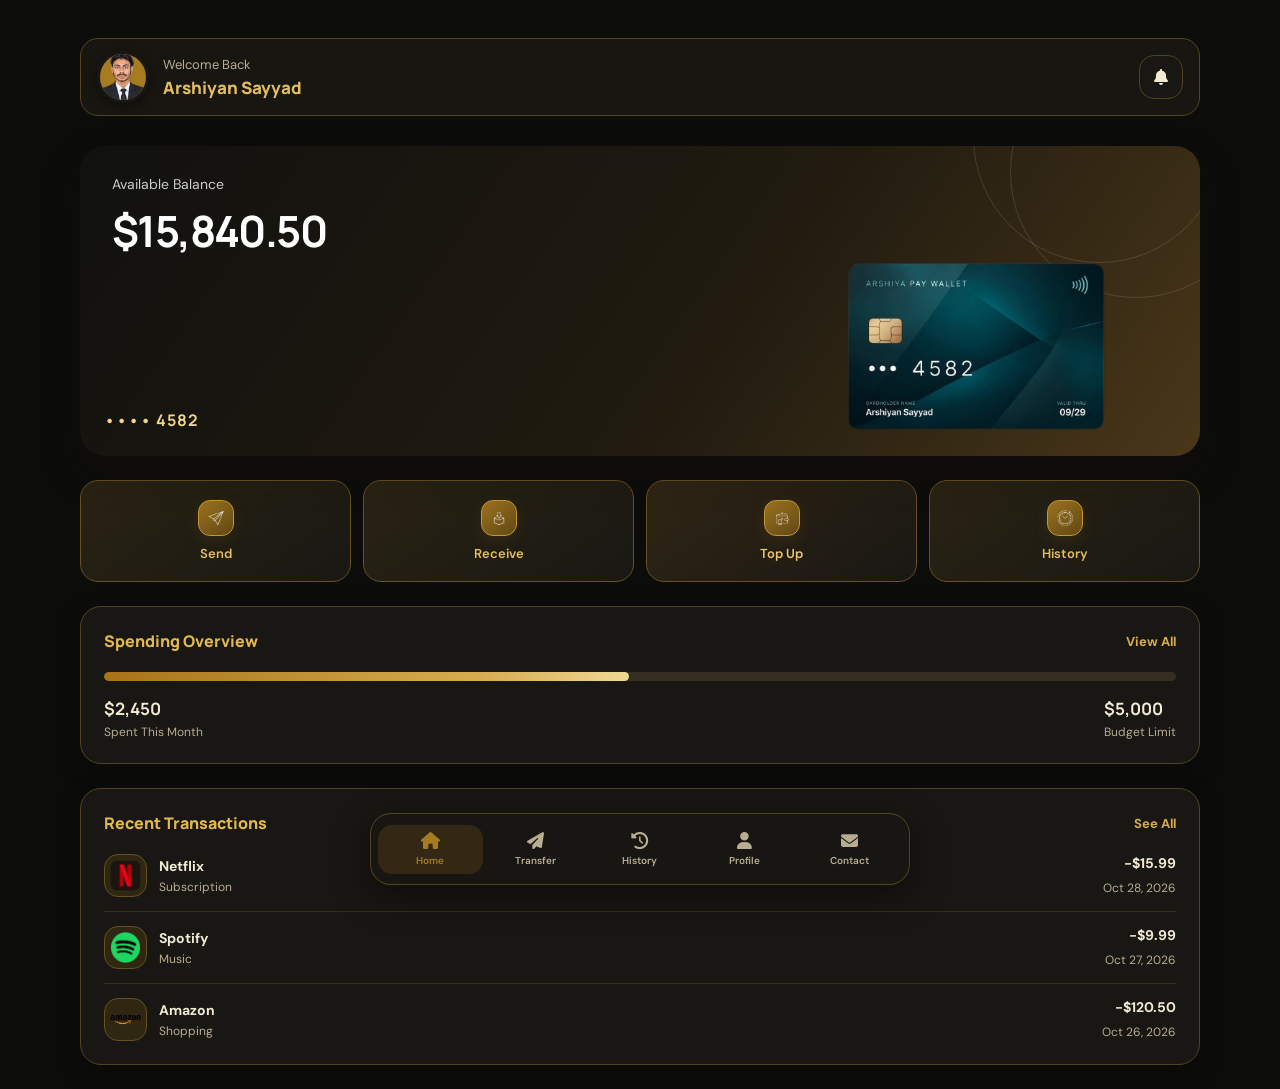
<file: index.html>
<!DOCTYPE html>
<html lang="en">
<head>
    <meta charset="UTF-8">
    <meta name="viewport" content="width=device-width, initial-scale=1.0">
    <title>FinTech Wallet</title>
    <link rel="stylesheet" href="css/style.css">
     <link rel="stylesheet"
        href="https://cdnjs.cloudflare.com/ajax/libs/font-awesome/6.5.1/css/all.min.css">
</head>
<body>

    <!-- Header Section -->
     <header class="header">
        <div class="profile-section">
            <img src="assets/images/user.png" alt="user profile" class="profile-img">
            <div>
                <p class="welcome">Welcome Back</p>
                <h2>Arshiyan Sayyad</h2>
                            </div>
                            </div>
                <button class="notification-btn" type="button" data-notifications aria-label="Notifications">
                    <i class="fa-solid fa-bell"></i>
                </button>

        
     </header>

     <!--Balance card-->
     <section class="balance-card">
        
        <p class="balance-label">
            Available Balance
        </p>
        <h1 class="balance-amount" data-balance>$15,840.50</h1>


<div class="card-info">
    <span class="card-number">•••• 4582</span>
    <img src="assets/images/visa-card.png" alt="visa card" class="card-logo">
        </div>
    </section>

    <!-- Quick Actions -->

    <section class="quick-actions">

        <button class="action-card" type="button" data-action="send">

            <img
                src="assets/images/send-icon.png"
                alt="Send">

            <span>Send</span>

        </button>

        <button class="action-card" type="button" data-action="receive">

            <img
                src="assets/images/receive-icon.png"
                alt="Receive">

            <span>Receive</span>

        </button>

        <button class="action-card" type="button" data-action="topup">

            <img
                src="assets/images/topup-icon.png"
                alt="Top Up">

            <span>Top Up</span>

        </button>

        <button class="action-card" type="button" data-action="history">

            <img
                src="assets/images/history-icon.png"
                alt="History">

            <span>History</span>

        </button>

    </section>

    <!-- Spending Overview -->

    <section class="overview">

        <div class="section-title">

            <h3>Spending Overview</h3>

            <a href="history.html">
                View All
            </a>

        </div>

        <div class="progress-container">

            <div class="progress-bar"></div>

        </div>

        <div class="overview-stats">

            <div>
                <h4>$2,450</h4>
                <p>Spent This Month</p>
            </div>

            <div>
                <h4>$5,000</h4>
                <p>Budget Limit</p>
            </div>

        </div>

    </section>

    <!-- Recent Transactions -->

    <section class="transactions">

        <div class="section-title">

            <h3>Recent Transactions</h3>

            <a href="history.html">
                See All
            </a>

        </div>

        <div class="transaction-list" data-recent-transactions>

        <!-- Transaction 1 -->

        <article class="transaction-card">

            <div class="transaction-left">

                <img
                    src="assets/images/netflix-logo.png"
                    alt="Netflix">

                <div>

                    <h4>Netflix</h4>
                    <p>Subscription</p>

                </div>

            </div>

            <div class="transaction-right">

                <h4 class="expense">
                    -$15.99
                </h4>

                <span>
                    Today
                </span>

            </div>

        </article>

        <!-- Transaction 2 -->

        <article class="transaction-card">

            <div class="transaction-left">

                <img
                    src="assets/images/spotify-logo.png"
                    alt="Spotify">

                <div>

                    <h4>Spotify</h4>
                    <p>Music</p>

                </div>

            </div>

            <div class="transaction-right">

                <h4 class="expense">
                    -$9.99
                </h4>

                <span>
                    Yesterday
                </span>

            </div>

        </article>

        <!-- Transaction 3 -->

        <article class="transaction-card">

            <div class="transaction-left">

                <img
                    src="assets/images/amazon-logo.png"
                    alt="Amazon">

                <div>

                    <h4>Amazon</h4>
                    <p>Shopping</p>

                </div>

            </div>

            <div class="transaction-right">

                <h4 class="expense">
                    -$120.50
                </h4>

                <span>
                     28 OCT
                </span>

            </div>

        </article>

        </div>
    </section>

    <!-- Bottom Navigation -->

    <nav class="bottom-nav">

        <a href="index.html" class="active">
            <i class="fa-solid fa-house"></i>
            <span>Home</span>
        </a>

        <a href="transfer.html">
            <i class="fa-solid fa-paper-plane"></i>
            <span>Transfer</span>
        </a>

        <a href="history.html">
            <i class="fa-solid fa-clock-rotate-left"></i>
        <span>History</span>
    </a>

    <a href="profile.html">
        <i class="fa-solid fa-user"></i>
        <span>Profile</span>
    </a>

    <a href="contact.html">
        <i class="fa-solid fa-envelope"></i>
        <span>Contact</span>
    </a>

</nav>

<script src="js/app.js"></script>

     
</body>
</html>
</file>
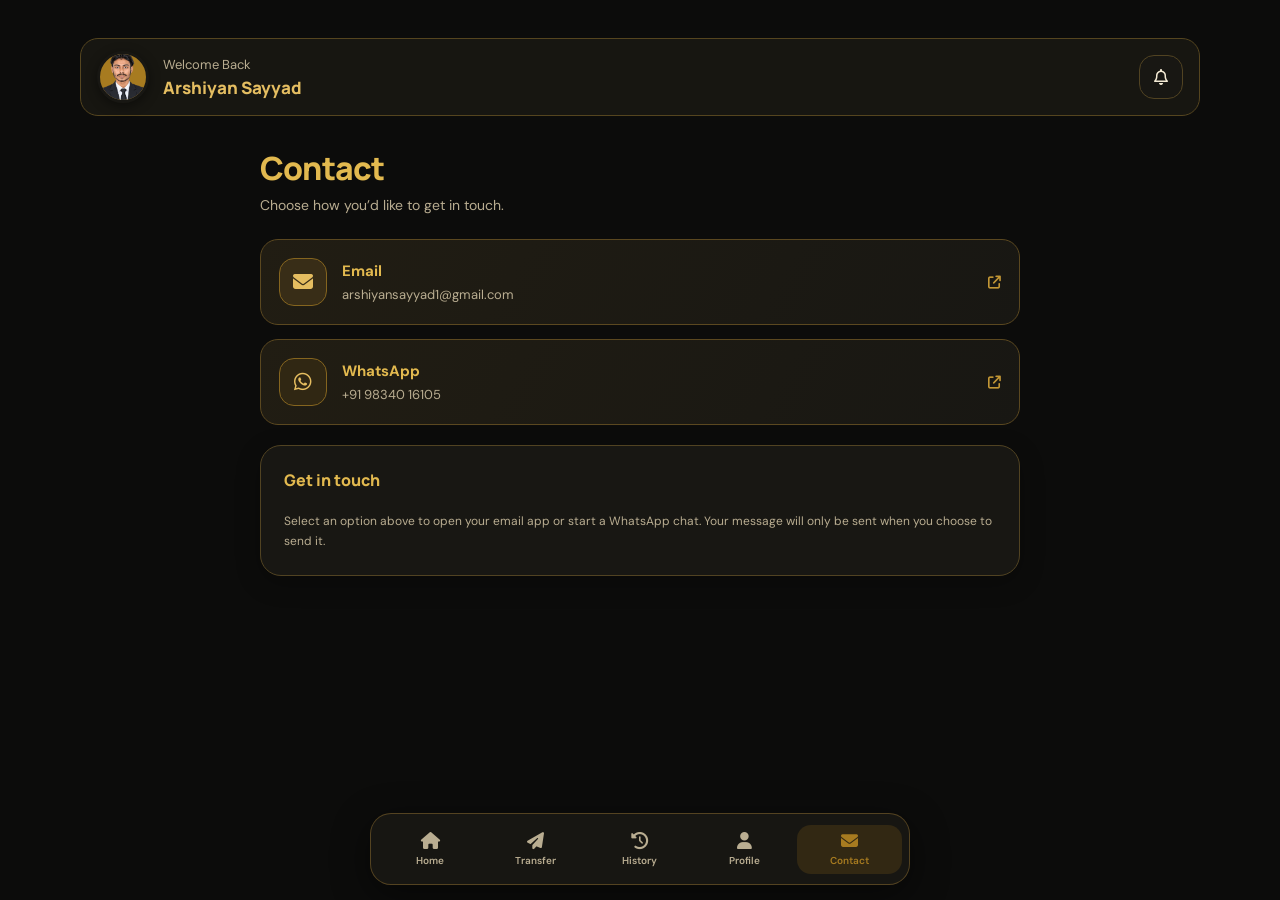
<file: contact.html>
<!DOCTYPE html>
<html lang="en">
<head>
    <meta charset="UTF-8">
    <meta name="viewport" content="width=device-width, initial-scale=1.0">
    <meta name="theme-color" content="#0c0c0b">
    <title>Contact | FinPay Wallet</title>
    <link rel="stylesheet" href="css/style.css">
    <link rel="stylesheet" href="https://cdnjs.cloudflare.com/ajax/libs/font-awesome/6.5.1/css/all.min.css">
</head>
<body>
    <main class="app-shell">
        <header class="header">
            <a class="profile-section" href="index.html" aria-label="FinPay home">
                <img src="assets/images/user.png" alt="" class="profile-img">
                <div>
                    <p class="welcome">Welcome Back</p>
                    <h2>Arshiyan Sayyad</h2>
                </div>
            </a>
            <button class="notification-btn" type="button" data-notifications aria-label="Notifications">
                <i class="fa-regular fa-bell" aria-hidden="true"></i>
            </button>
        </header>

        <div class="page-content">
            <div class="page-heading">
                <div>
                    <h1>Contact</h1>
                    <p>Choose how you’d like to get in touch.</p>
                </div>
            </div>

            <section class="contact-list" aria-label="Contact options">
                <a class="contact-card" href="mailto:arshiyansayyad1@gmail.com?subject=FinPay%20Wallet%20inquiry&amp;body=Hi%20Arshiyan%2C%0D%0A%0D%0AI%27m%20contacting%20you%20about%20your%20FinPay%20Wallet.%20I%27d%20like%20to%20know%20more.%0D%0A%0D%0AThanks%21">
                    <span class="contact-icon contact-icon-email">
                        <i class="fa-solid fa-envelope" aria-hidden="true"></i>
                    </span>
                    <span class="contact-copy">
                        <strong>Email</strong>
                        <span>arshiyansayyad1@gmail.com</span>
                    </span>
                    <i class="fa-solid fa-arrow-up-right-from-square contact-arrow" aria-hidden="true"></i>
                </a>

                <a class="contact-card" href="https://wa.me/919834016105?text=Hi%20Arshiyan%2C%20I%27m%20contacting%20you%20about%20your%20FinPay%20Wallet.%20I%27d%20like%20to%20know%20more.%20Thanks%21" target="_blank" rel="noopener noreferrer">
                    <span class="contact-icon contact-icon-whatsapp">
                        <i class="fa-brands fa-whatsapp" aria-hidden="true"></i>
                    </span>
                    <span class="contact-copy">
                        <strong>WhatsApp</strong>
                        <span>+91 98340 16105</span>
                    </span>
                    <i class="fa-solid fa-arrow-up-right-from-square contact-arrow" aria-hidden="true"></i>
                </a>
            </section>

            <section class="content-card contact-note">
                <div class="section-title"><h3>Get in touch</h3></div>
                <p class="form-help">
                    Select an option above to open your email app or start a WhatsApp chat. Your message will only be sent when you choose to send it.
                </p>
            </section>
        </div>
    </main>

    <nav class="bottom-nav" aria-label="Main navigation">
        <a href="index.html"><i class="fa-solid fa-house" aria-hidden="true"></i><span>Home</span></a>
        <a href="transfer.html"><i class="fa-solid fa-paper-plane" aria-hidden="true"></i><span>Transfer</span></a>
        <a href="history.html"><i class="fa-solid fa-clock-rotate-left" aria-hidden="true"></i><span>History</span></a>
        <a href="profile.html"><i class="fa-solid fa-user" aria-hidden="true"></i><span>Profile</span></a>
        <a href="contact.html" class="active" aria-current="page"><i class="fa-solid fa-envelope" aria-hidden="true"></i><span>Contact</span></a>
    </nav>
    <script src="js/app.js"></script>
</body>
</html>
</file>
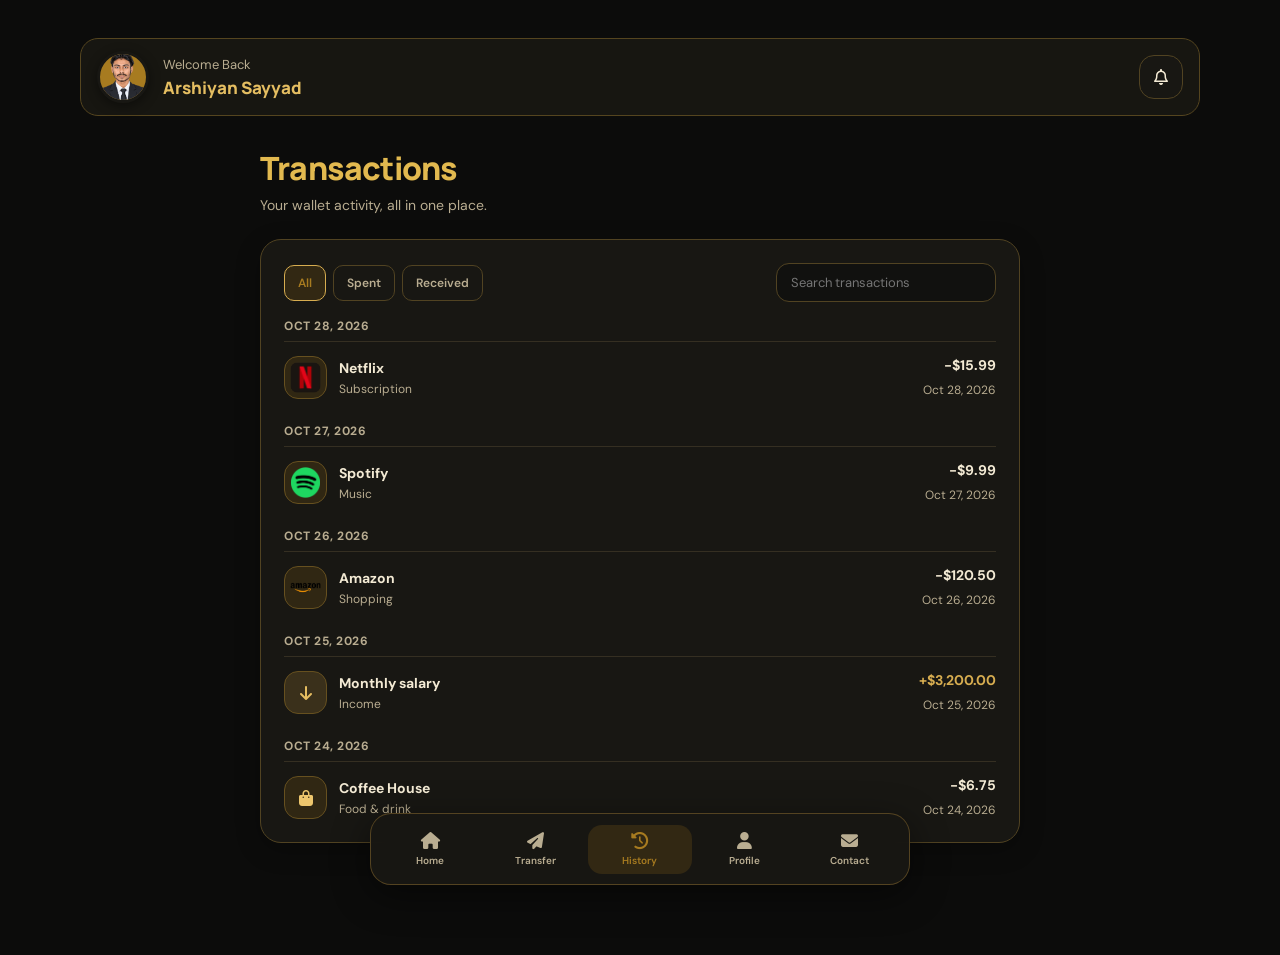
<file: history.html>
<!DOCTYPE html>
<html lang="en">
<head>
    <meta charset="UTF-8">
    <meta name="viewport" content="width=device-width, initial-scale=1.0">
    <meta name="theme-color" content="#f5f8f6">
    <title>History | FinPay Wallet</title>
    <link rel="stylesheet" href="css/style.css">
    <link rel="stylesheet" href="https://cdnjs.cloudflare.com/ajax/libs/font-awesome/6.5.1/css/all.min.css">
</head>
<body>
    <main class="app-shell">
        <header class="header">
            <a class="profile-section" href="index.html" aria-label="FinPay home">
                <img src="assets/images/user.png" alt="" class="profile-img">
                <div>
                    <p class="welcome">Welcome Back</p>
                    <h2>Arshiyan Sayyad</h2>
                </div>
            </a>
            <button class="notification-btn" type="button" data-notifications aria-label="Notifications">
                <i class="fa-regular fa-bell" aria-hidden="true"></i>
            </button>
        </header>

        <div class="page-content">
            <div class="page-heading">
                <div>
                    <h1>Transactions</h1>
                    <p>Your wallet activity, all in one place.</p>
                </div>
            </div>

            <section class="content-card">
                <div class="filters-row">
                    <div class="filter-tabs" aria-label="Filter transactions">
                        <button class="filter-tab is-active" type="button" data-filter="all">All</button>
                        <button class="filter-tab" type="button" data-filter="expense">Spent</button>
                        <button class="filter-tab" type="button" data-filter="income">Received</button>
                    </div>
                    <label class="sr-only" for="history-search">Search transactions</label>
                    <input class="search-input" id="history-search" data-history-search type="search" placeholder="Search transactions">
                </div>
                <div data-history-list aria-live="polite"></div>
            </section>
        </div>
    </main>

    <nav class="bottom-nav" aria-label="Main navigation">
        <a href="index.html"><i class="fa-solid fa-house" aria-hidden="true"></i><span>Home</span></a>
        <a href="transfer.html"><i class="fa-solid fa-paper-plane" aria-hidden="true"></i><span>Transfer</span></a>
        <a href="history.html" class="active" aria-current="page"><i class="fa-solid fa-clock-rotate-left" aria-hidden="true"></i><span>History</span></a>
        <a href="profile.html"><i class="fa-solid fa-user" aria-hidden="true"></i><span>Profile</span></a>
        <a href="contact.html"><i class="fa-solid fa-envelope" aria-hidden="true"></i><span>Contact</span></a>
    </nav>
    <script src="js/app.js"></script>
</body>
</html>
</file>
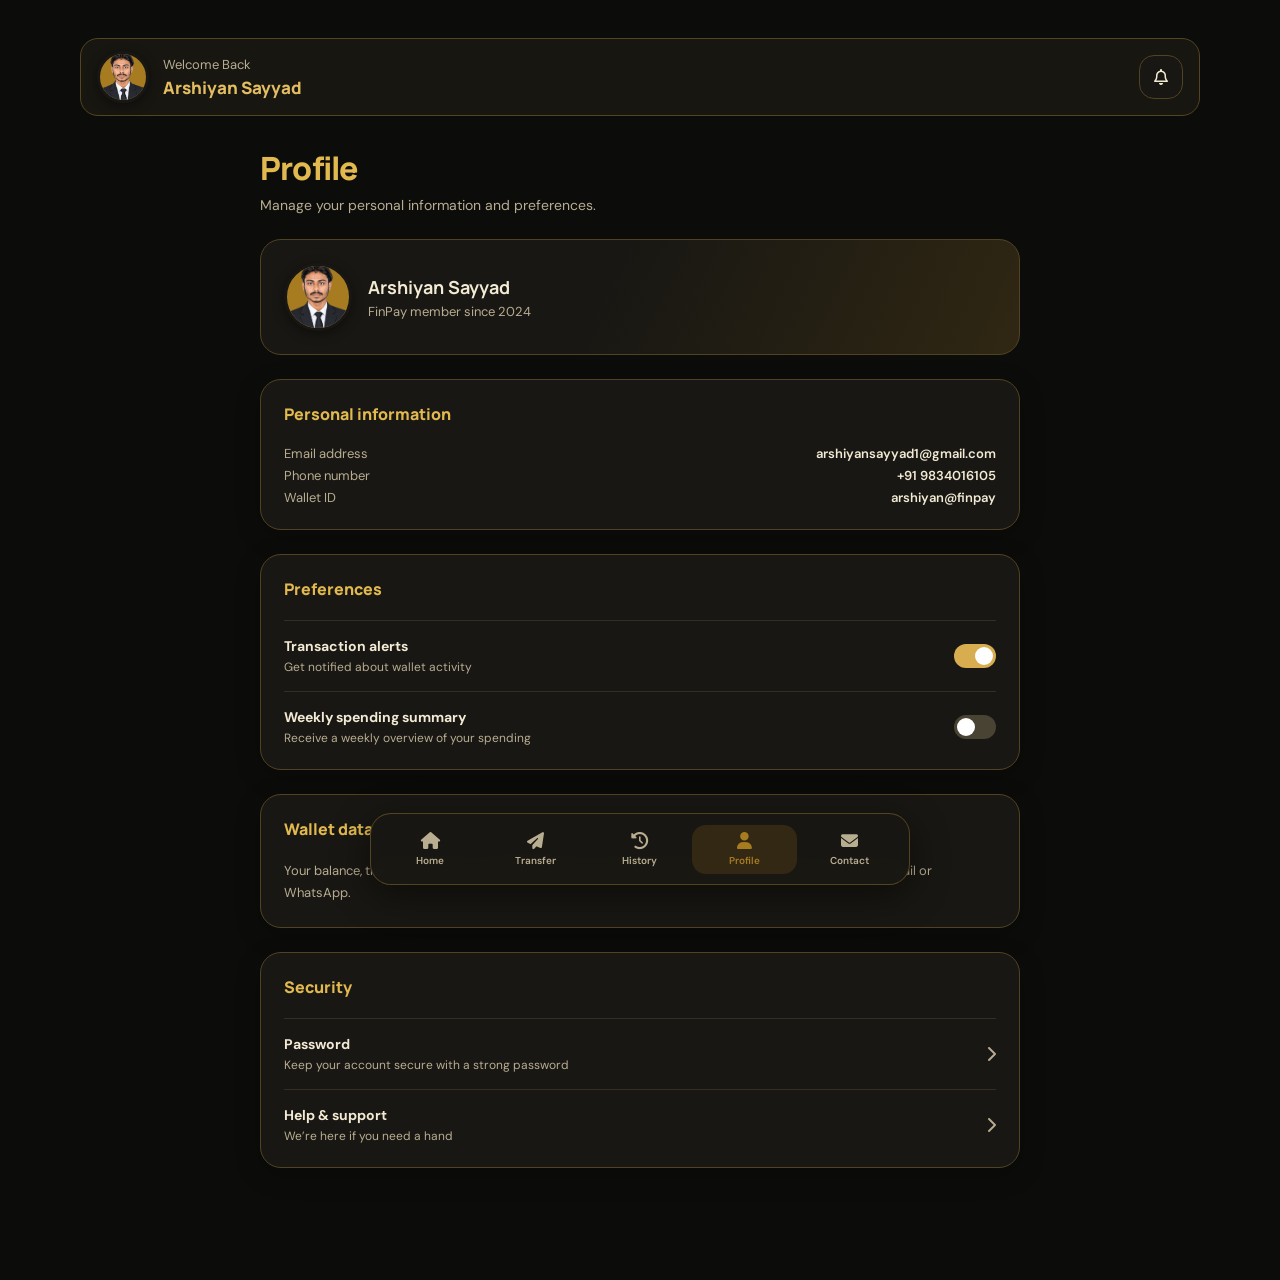
<file: profile.html>
<!DOCTYPE html>
<html lang="en">
<head>
    <meta charset="UTF-8">
    <meta name="viewport" content="width=device-width, initial-scale=1.0">
    <meta name="theme-color" content="#f5f8f6">
    <title>Profile | FinPay Wallet</title>
    <link rel="stylesheet" href="css/style.css">
    <link rel="stylesheet" href="https://cdnjs.cloudflare.com/ajax/libs/font-awesome/6.5.1/css/all.min.css">
</head>
<body>
    <main class="app-shell">
        <header class="header">
            <a class="profile-section" href="index.html" aria-label="FinPay home">
                <img src="assets/images/user.png" alt="" class="profile-img">
                <div>
                    <p class="welcome">Welcome Back</p>
                    <h2>Arshiyan Sayyad</h2>
                </div>
            </a>
            <button class="notification-btn" type="button" data-notifications aria-label="Notifications">
                <i class="fa-regular fa-bell" aria-hidden="true"></i>
            </button>
        </header>

        <div class="page-content">
            <div class="page-heading">
                <div>
                    <h1>Profile</h1>
                    <p>Manage your personal information and preferences.</p>
                </div>
            </div>

            <div class="dashboard-side">
                <section class="profile-card">
                    <img src="assets/images/user.png" alt="Arshiyan Sayyad" class="profile-img">
                    <div>
                        <h2>Arshiyan Sayyad</h2>
                        <p>FinPay member since 2024</p>
                    </div>
                </section>

                <section class="content-card">
                    <div class="section-title"><h3>Personal information</h3></div>
                    <div class="profile-details"><span>Email address</span><strong>arshiyansayyad1@gmail.com</strong></div>
                    <div class="profile-details"><span>Phone number</span><strong>+91 9834016105</strong></div>
                    <div class="profile-details"><span>Wallet ID</span><strong>arshiyan@finpay</strong></div>
                </section>

                <section class="content-card">
                    <div class="section-title"><h3>Preferences</h3></div>
                    <div class="setting-row">
                        <div><div class="setting-title">Transaction alerts</div><div class="setting-copy">Get notified about wallet activity</div></div>
                        <button class="toggle" type="button" role="switch" aria-checked="true" aria-label="Transaction alerts" data-toggle="transactionAlerts"></button>
                    </div>
                    <div class="setting-row">
                        <div><div class="setting-title">Weekly spending summary</div><div class="setting-copy">Receive a weekly overview of your spending</div></div>
                        <button class="toggle" type="button" role="switch" aria-checked="false" aria-label="Weekly spending summary" data-toggle="weeklySpendingSummary"></button>
                    </div>
                </section>

                <section class="content-card">
                    <div class="section-title"><h3>Wallet data</h3></div>
                    <p class="form-help" style="font-size: 13px; line-height: 1.7; margin: 0">
                        Your balance, transaction history, and preferences are saved in this browser only. They are not sent to email or WhatsApp.
                    </p>
                </section>

                <section class="content-card">
                    <div class="section-title"><h3>Security</h3></div>
                    <div class="setting-row">
                        <div><div class="setting-title">Password</div><div class="setting-copy">Keep your account secure with a strong password</div></div>
                        <i class="fa-solid fa-chevron-right" aria-hidden="true"></i>
                    </div>
                    <div class="setting-row">
                        <div><div class="setting-title">Help &amp; support</div><div class="setting-copy">We’re here if you need a hand</div></div>
                        <i class="fa-solid fa-chevron-right" aria-hidden="true"></i>
                    </div>
                </section>
            </div>
        </div>
    </main>

    <nav class="bottom-nav" aria-label="Main navigation">
        <a href="index.html"><i class="fa-solid fa-house" aria-hidden="true"></i><span>Home</span></a>
        <a href="transfer.html"><i class="fa-solid fa-paper-plane" aria-hidden="true"></i><span>Transfer</span></a>
        <a href="history.html"><i class="fa-solid fa-clock-rotate-left" aria-hidden="true"></i><span>History</span></a>
        <a href="profile.html" class="active" aria-current="page"><i class="fa-solid fa-user" aria-hidden="true"></i><span>Profile</span></a>
        <a href="contact.html"><i class="fa-solid fa-envelope" aria-hidden="true"></i><span>Contact</span></a>
    </nav>
    <script src="js/app.js"></script>
</body>
</html>
</file>
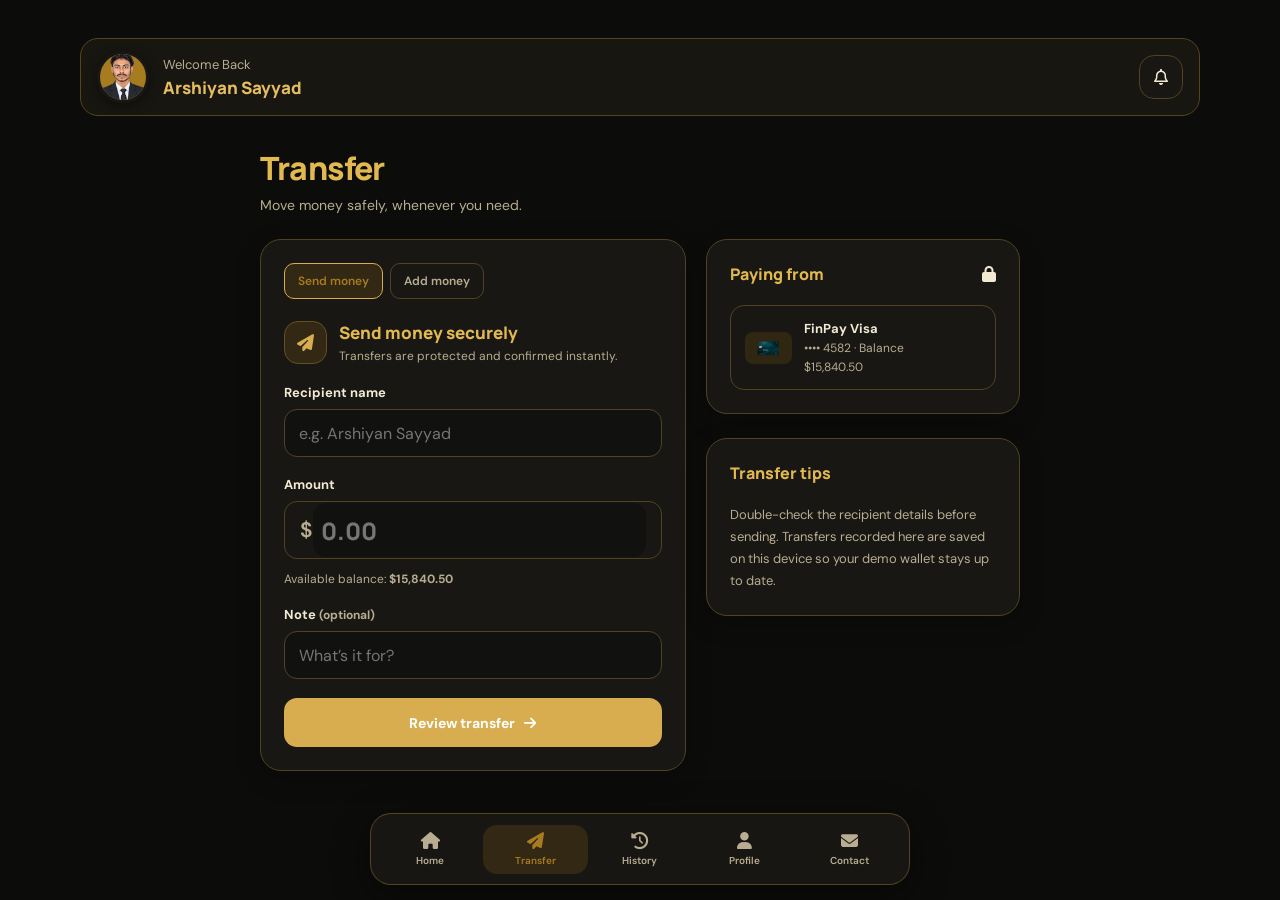
<file: transfer.html>
<!DOCTYPE html>
<html lang="en">
<head>
    <meta charset="UTF-8">
    <meta name="viewport" content="width=device-width, initial-scale=1.0">
    <meta name="theme-color" content="#f5f8f6">
    <title>Transfer | FinPay Wallet</title>
    <link rel="stylesheet" href="css/style.css">
    <link rel="stylesheet" href="https://cdnjs.cloudflare.com/ajax/libs/font-awesome/6.5.1/css/all.min.css">
</head>
<body>
    <main class="app-shell">
        <header class="header">
            <a class="profile-section" href="index.html" aria-label="FinPay home">
                <img src="assets/images/user.png" alt="" class="profile-img">
                <div>
                    <p class="welcome">Welcome Back</p>
                    <h2>Arshiyan Sayyad</h2>
                </div>
            </a>
            <button class="notification-btn" type="button" data-notifications aria-label="Notifications">
                <i class="fa-regular fa-bell" aria-hidden="true"></i>
            </button>
        </header>

        <div class="page-content">
            <div class="page-heading">
                <div>
                    <h1>Transfer</h1>
                    <p>Move money safely, whenever you need.</p>
                </div>
            </div>

            <div class="transfer-layout">
                <section class="content-card">
                    <div class="filter-tabs" aria-label="Transfer type" style="margin-bottom: 22px">
                        <button class="filter-tab is-active" type="button" data-mode="send">Send money</button>
                        <button class="filter-tab" type="button" data-mode="topup">Add money</button>
                    </div>
                    <div class="form-heading" style="margin-bottom: 20px">
                        <span class="transaction-icon"><i class="fa-solid fa-paper-plane" aria-hidden="true"></i></span>
                        <div>
                            <h2 data-transfer-heading>Send money securely</h2>
                            <p>Transfers are protected and confirmed instantly.</p>
                        </div>
                    </div>

                    <form class="transfer-form" data-transfer-form>
                        <input type="hidden" name="mode" value="send">
                        <div class="field" data-recipient-field>
                            <label for="recipient" data-recipient-label>Recipient name</label>
                            <input id="recipient" name="recipient" type="text" placeholder="e.g. Arshiyan Sayyad" autocomplete="name" required>
                        </div>
                        <div class="field">
                            <label for="amount">Amount</label>
                            <div class="amount-input-wrap">
                                <span aria-hidden="true">$</span>
                                <input id="amount" name="amount" type="number" min="0.01" step="0.01" placeholder="0.00" inputmode="decimal" required>
                            </div>
                            <p class="form-help">Available balance: <strong data-balance>$15,840.50</strong></p>
                        </div>
                        <div class="field">
                            <label for="note">Note <span class="form-help">(optional)</span></label>
                            <input id="note" name="note" type="text" placeholder="What’s it for?">
                        </div>
                        <p class="form-error" data-form-error role="alert"></p>
                        <button class="primary-button" type="submit">
                            <span data-submit-label>Review transfer</span>
                            <i class="fa-solid fa-arrow-right" aria-hidden="true"></i>
                        </button>
                    </form>
                </section>

                <aside class="dashboard-side">
                    <section class="content-card">
                        <div class="section-title">
                            <h3>Paying from</h3>
                            <i class="fa-solid fa-lock" aria-label="Secure"></i>
                        </div>
                        <div class="payment-method">
                            <img src="assets/images/visa-card.png" alt="Visa">
                            <div>
                                <strong>FinPay Visa</strong>
                                <span>•••• 4582 · Balance <span data-balance>$15,840.50</span></span>
                            </div>
                        </div>
                    </section>
                    <section class="content-card">
                        <div class="section-title"><h3>Transfer tips</h3></div>
                        <p class="form-help" style="font-size: 13px; line-height: 1.7; margin: 0">
                            Double-check the recipient details before sending. Transfers recorded here are saved on this device so your demo wallet stays up to date.
                        </p>
                    </section>
                </aside>
            </div>
        </div>
    </main>

    <nav class="bottom-nav" aria-label="Main navigation">
        <a href="index.html"><i class="fa-solid fa-house" aria-hidden="true"></i><span>Home</span></a>
        <a href="transfer.html" class="active" aria-current="page"><i class="fa-solid fa-paper-plane" aria-hidden="true"></i><span>Transfer</span></a>
        <a href="history.html"><i class="fa-solid fa-clock-rotate-left" aria-hidden="true"></i><span>History</span></a>
        <a href="profile.html"><i class="fa-solid fa-user" aria-hidden="true"></i><span>Profile</span></a>
        <a href="contact.html"><i class="fa-solid fa-envelope" aria-hidden="true"></i><span>Contact</span></a>
    </nav>
    <script src="js/app.js"></script>
</body>
</html>
</file>
<file: css/style.css>
@import url('https://fonts.googleapis.com/css2?family=DM+Sans:wght@400;500;600;700&family=Manrope:wght@400;500;600;700;800&display=swap');

:root {
    color-scheme: dark;
    --ink: #f3ead4;
    --muted: #b9ad91;
    --line: #514322;
    --surface: #181713;
    --canvas: #0c0c0b;
    --green: #d7ad50;
    --green-dark: #a77b20;
    --green-pale: #322813;
    --orange: #c38a2c;
    --blue: #577fe8;
    --purple: #9164d8;
    --pink: #e66c91;
    --red: #d65b5b;
    --shadow: 0 16px 45px rgba(0, 0, 0, 0.42);
    font-family: 'DM Sans', sans-serif;
    font-synthesis: none;
    text-rendering: optimizeLegibility;
}

* {
    box-sizing: border-box;
}

body {
    min-width: 320px;
    min-height: 100vh;
    margin: 0;
    background: var(--canvas);
    color: var(--ink);
}

body > .header,
body > .balance-card,
body > .quick-actions,
body > .overview,
body > .transactions {
    width: min(1120px, calc(100% - 48px));
    margin-right: auto;
    margin-left: auto;
}

body > .header {
    margin-top: 38px;
}

body > .balance-card,
body > .quick-actions,
body > .overview,
body > .transactions {
    margin-bottom: 24px;
}

[hidden] {
    display: none !important;
}

.sr-only {
    position: absolute;
    overflow: hidden;
    width: 1px;
    height: 1px;
    clip: rect(0, 0, 0, 0);
    white-space: nowrap;
    clip-path: inset(50%);
}

button,
input,
select {
    font: inherit;
}

button,
a {
    -webkit-tap-highlight-color: transparent;
}

a {
    color: inherit;
    text-decoration: none;
}

button {
    color: inherit;
}

.app-shell {
    width: min(1120px, calc(100% - 48px));
    margin: 0 auto;
    padding: 38px 0 112px;
}

.header {
    display: flex;
    align-items: center;
    justify-content: space-between;
    margin-bottom: 30px;
    padding: 12px 16px;
    border: 1px solid #55451f;
    border-radius: 18px;
    background: #171611;
}

.profile-section,
.transaction-left,
.card-info,
.page-heading,
.form-heading,
.profile-details,
.setting-row,
.payment-method {
    display: flex;
    align-items: center;
}

.profile-section {
    gap: 14px;
}

.profile-img {
    width: 52px;
    height: 52px;
    border: 3px solid var(--surface);
    border-radius: 50%;
    background: #a77b20;
    object-fit: cover;
    box-shadow: 0 3px 12px rgba(0, 0, 0, 0.42);
}

.welcome,
.header h2,
.section-title h3,
.transaction-left h4,
.transaction-right h4,
.page-heading h1,
.form-heading h2 {
    margin: 0;
}

.welcome {
    margin-bottom: 3px;
    color: var(--muted);
    font-size: 13px;
}

.header h2 {
    font-family: Manrope, sans-serif;
    font-size: 17px;
    font-weight: 800;
    color: #e4bd61;
}

.notification-btn,
.icon-button {
    display: grid;
    width: 44px;
    height: 44px;
    place-items: center;
    border: 1px solid var(--line);
    border-radius: 15px;
    background: var(--surface);
    cursor: pointer;
    transition: background 160ms ease, transform 160ms ease;
}

.notification-btn:hover,
.icon-button:hover {
    transform: translateY(-2px);
    background: var(--green-pale);
}

.dashboard-grid {
    display: grid;
    grid-template-columns: minmax(0, 1.28fr) minmax(300px, 0.72fr);
    gap: 24px;
    align-items: start;
}

.dashboard-main,
.dashboard-side {
    display: grid;
    gap: 24px;
}

.balance-card {
    position: relative;
    overflow: hidden;
    min-height: 310px;
    padding: 29px 32px;
    border-radius: 25px;
    background: linear-gradient(125deg, #11110f 0%, #211b10 58%, #493719 100%);
    color: #fff;
    box-shadow: 0 18px 38px rgba(26, 21, 12, 0.3);
}

.balance-card::before,
.balance-card::after {
    position: absolute;
    width: 250px;
    height: 250px;
    border: 1px solid rgba(255, 255, 255, 0.13);
    border-radius: 50%;
    content: '';
    pointer-events: none;
}

.balance-card::before {
    top: -135px;
    right: -25px;
}

.balance-card::after {
    top: -100px;
    right: -62px;
}

.balance-label {
    position: relative;
    z-index: 1;
    margin: 0 0 8px;
    color: rgba(255, 255, 255, 0.78);
    font-size: 14px;
}

.balance-amount {
    position: relative;
    z-index: 1;
    margin: 0;
    font-family: Manrope, sans-serif;
    font-size: clamp(32px, 5vw, 43px);
    letter-spacing: -1.6px;
}

.card-info {
    position: absolute;
    z-index: 1;
    right: 24px;
    bottom: 0;
    left: 24px;
    height: 215px;
}

.card-number {
    position: absolute;
    bottom: 25px;
    left: 0;
    color: #f0d48a;
    font-family: Manrope, sans-serif;
    font-size: 16px;
    font-weight: 700;
    letter-spacing: 1px;
    white-space: nowrap;
}

.card-logo {
    position: absolute;
    right: -20px;
    bottom: -35px;
    width: min(440px, 85%);
    height: auto;
    object-fit: contain;
}

.quick-actions {
    display: grid;
    grid-template-columns: repeat(4, minmax(0, 1fr));
    gap: 12px;
}

.action-card {
    display: grid;
    min-height: 102px;
    justify-items: center;
    align-content: center;
    gap: 9px;
    border: 1px solid var(--line);
    border-radius: 18px;
    background: var(--surface);
    color: var(--ink);
    cursor: pointer;
    font-size: 13px;
    font-weight: 600;
    transition: transform 160ms ease, box-shadow 160ms ease, border-color 160ms ease;
}

.action-card:nth-child(1) {
    border-color: #685220;
    background: linear-gradient(145deg, #292313, #191814);
    color: #e5bd60;
}

.action-card:nth-child(2) {
    border-color: #685220;
    background: linear-gradient(145deg, #292313, #191814);
    color: #e5bd60;
}

.action-card:nth-child(3) {
    border-color: #685220;
    background: linear-gradient(145deg, #302514, #191814);
    color: #edc66d;
}

.action-card:nth-child(4) {
    border-color: #685220;
    background: linear-gradient(145deg, #292313, #191814);
    color: #e5bd60;
}

.action-card img {
    padding: 5px;
    border: 1px solid #c39735;
    border-radius: 12px;
    background: linear-gradient(145deg, #9d741f, #604714);
    box-shadow: 0 4px 14px rgba(112, 78, 20, 0.24);
}

.action-card:hover {
    transform: translateY(-3px);
    box-shadow: var(--shadow);
}

.action-card img {
    width: 36px;
    height: 36px;
    object-fit: contain;
}

.overview,
.transactions,
.content-card,
.spending-card {
    padding: 23px;
    border: 1px solid var(--line);
    border-radius: 21px;
    background: var(--surface);
    box-shadow: 0 7px 25px rgba(0, 0, 0, 0.25);
}

.section-title {
    display: flex;
    align-items: center;
    justify-content: space-between;
    gap: 12px;
    margin-bottom: 20px;
}

.section-title h3 {
    font-family: Manrope, sans-serif;
    font-size: 16px;
    font-weight: 800;
    color: #e2b94f;
}

.section-title a,
.text-button {
    border: 0;
    background: none;
    color: var(--green);
    cursor: pointer;
    font-size: 13px;
    font-weight: 700;
}

.progress-container {
    overflow: hidden;
    height: 9px;
    border-radius: 99px;
    background: #352f22;
}

.progress-bar {
    width: 49%;
    height: 100%;
    border-radius: inherit;
    background: linear-gradient(90deg, #a87316 0%, #d7ad50 72%, #f0d892 100%);
    transition: width 250ms ease;
}

.overview-stats {
    display: flex;
    justify-content: space-between;
    gap: 14px;
    margin-top: 16px;
}

.overview-stats h4 {
    margin: 0 0 4px;
    font-family: Manrope, sans-serif;
    font-size: 17px;
}

.overview-stats p {
    margin: 0;
    color: var(--muted);
    font-size: 12px;
}

.transaction-list {
    display: grid;
}

.transaction-card {
    display: flex;
    align-items: center;
    justify-content: space-between;
    gap: 12px;
    padding: 14px 0;
    border-top: 1px solid #352f22;
}

.transaction-card:first-child {
    padding-top: 0;
    border-top: 0;
}

.transaction-card:last-child {
    padding-bottom: 0;
}

.transaction-left {
    min-width: 0;
    gap: 12px;
}

.transaction-left img,
.transaction-icon {
    display: grid;
    width: 43px;
    height: 43px;
    flex: 0 0 auto;
    place-items: center;
    border-radius: 14px;
    padding: 5px;
    border: 1px solid #66501f;
    background: #302713;
    object-fit: contain;
}

.transaction-left img[src*="netflix"] {
    background: #302713;
}

.transaction-left img[src*="spotify"] {
    background: #302713;
}

.transaction-left img[src*="amazon"] {
    background: #302713;
}

.transaction-card {
    transition: background 160ms ease;
}

.transaction-card:hover {
    background: linear-gradient(90deg, #242015, #181713);
}

.transaction-left h4 {
    overflow: hidden;
    max-width: 190px;
    margin-bottom: 4px;
    font-size: 14px;
    font-weight: 700;
    text-overflow: ellipsis;
    white-space: nowrap;
}

.transaction-left p,
.transaction-right span {
    margin: 0;
    color: var(--muted);
    font-size: 12px;
}

.transaction-right {
    flex: 0 0 auto;
    text-align: right;
}

.transaction-right h4 {
    margin-bottom: 4px;
    font-size: 14px;
}

.expense {
    color: var(--ink);
}

.income {
    color: var(--green);
}

.transaction-card[data-type='income'] .transaction-icon {
    background: #3a301b;
    color: #e5bd60;
}

.transaction-card[data-type='expense'] .transaction-icon {
    background: #302713;
    color: #edc66d;
}

.page-heading {
    justify-content: space-between;
    margin: 4px 0 25px;
}

.page-heading h1 {
    font-family: Manrope, sans-serif;
    font-size: clamp(25px, 4vw, 32px);
    font-weight: 800;
    letter-spacing: -0.8px;
    color: #e2b94f;
}

.page-heading p {
    margin: 6px 0 0;
    color: var(--muted);
    font-size: 14px;
}

.page-content {
    width: min(100%, 760px);
    margin: 0 auto;
}

.transfer-layout {
    display: grid;
    grid-template-columns: minmax(0, 1.15fr) minmax(230px, 0.85fr);
    gap: 20px;
    align-items: start;
}

.transfer-form {
    display: grid;
    gap: 19px;
}

.form-heading {
    gap: 12px;
    margin-bottom: 1px;
}

.form-heading .transaction-icon {
    color: var(--green);
    background: var(--green-pale);
    font-size: 17px;
}

.form-heading h2 {
    font-family: Manrope, sans-serif;
    font-size: 17px;
    font-weight: 800;
    color: #e2b94f;
}

.form-heading p,
.form-help {
    margin: 4px 0 0;
    color: var(--muted);
    font-size: 12px;
}

.field {
    display: grid;
    gap: 8px;
}

.field label {
    font-size: 13px;
    font-weight: 700;
}

.field input,
.field select,
.search-input {
    width: 100%;
    min-height: 48px;
    padding: 0 14px;
    border: 1px solid var(--line);
    border-radius: 13px;
    outline: none;
    background: #11110f;
    color: var(--ink);
    transition: border-color 160ms ease, box-shadow 160ms ease;
}

.field input:focus,
.field select:focus,
.search-input:focus {
    border-color: var(--green);
    box-shadow: 0 0 0 3px rgba(215, 173, 80, 0.2);
}

.amount-input-wrap {
    display: flex;
    align-items: center;
    min-height: 58px;
    padding: 0 15px;
    border: 1px solid var(--line);
    border-radius: 13px;
}

.amount-input-wrap:focus-within {
    border-color: var(--green);
    box-shadow: 0 0 0 3px rgba(215, 173, 80, 0.2);
}

.amount-input-wrap span {
    color: var(--muted);
    font-size: 21px;
    font-weight: 600;
}

.amount-input-wrap input {
    min-width: 0;
    min-height: 54px;
    padding: 0 8px;
    border: 0;
    outline: none;
    box-shadow: none;
    font-family: Manrope, sans-serif;
    font-size: 24px;
    font-weight: 800;
}

.primary-button,
.secondary-button {
    display: inline-flex;
    min-height: 49px;
    align-items: center;
    justify-content: center;
    gap: 9px;
    padding: 0 18px;
    border: 0;
    border-radius: 13px;
    cursor: pointer;
    font-size: 14px;
    font-weight: 700;
    transition: transform 160ms ease, background 160ms ease;
}

.primary-button {
    width: 100%;
    background: var(--green);
    color: #fff;
}

.primary-button:hover {
    transform: translateY(-1px);
    background: var(--green-dark);
}

.secondary-button {
    border: 1px solid var(--line);
    background: var(--surface);
}

.secondary-button:hover {
    background: var(--green-pale);
}

.payment-method {
    gap: 12px;
    padding: 14px;
    border: 1px solid var(--line);
    border-radius: 14px;
}

.payment-method img {
    width: 47px;
    height: 32px;
    padding: 4px;
    border-radius: 8px;
    background: #302713;
    object-fit: contain;
}

.payment-method strong,
.payment-method span {
    display: block;
}

.payment-method strong {
    font-size: 13px;
}

.payment-method span {
    margin-top: 3px;
    color: var(--muted);
    font-size: 12px;
}

.form-error {
    display: none;
    margin: -7px 0 0;
    color: var(--red);
    font-size: 13px;
}

.form-error.is-visible {
    display: block;
}

.filters-row {
    display: flex;
    align-items: center;
    justify-content: space-between;
    gap: 14px;
    margin-bottom: 16px;
}

.filter-tabs {
    display: flex;
    flex-wrap: wrap;
    gap: 7px;
}

.filter-tab {
    min-height: 36px;
    padding: 0 13px;
    border: 1px solid var(--line);
    border-radius: 10px;
    background: var(--surface);
    color: var(--muted);
    cursor: pointer;
    font-size: 12px;
    font-weight: 600;
}

.filter-tab.is-active {
    border-color: var(--green);
    background: var(--green-pale);
    color: var(--green-dark);
}

.filter-tab:hover:not(.is-active) {
    border-color: #685220;
    background: #242015;
}

.search-input {
    width: min(100%, 220px);
    min-height: 39px;
    font-size: 13px;
}

.history-group + .history-group {
    margin-top: 24px;
}

.history-date {
    margin: 0 0 7px;
    color: var(--muted);
    font-size: 12px;
    font-weight: 700;
    letter-spacing: 0.5px;
    text-transform: uppercase;
}

.history-empty {
    padding: 28px 12px;
    color: var(--muted);
    text-align: center;
    font-size: 14px;
}

.profile-card {
    display: flex;
    align-items: center;
    gap: 16px;
    padding: 23px;
    border: 1px solid var(--line);
    border-radius: 21px;
    background: linear-gradient(115deg, #181713 45%, #302713);
}

.profile-card .profile-img {
    width: 68px;
    height: 68px;
}

.profile-card h2 {
    margin: 0 0 4px;
    font-family: Manrope, sans-serif;
    font-size: 18px;
}

.profile-card p {
    margin: 0;
    color: var(--muted);
    font-size: 13px;
}

.contact-list {
    display: grid;
    gap: 14px;
}

.contact-card {
    display: flex;
    min-width: 0;
    align-items: center;
    gap: 15px;
    padding: 18px;
    border: 1px solid #5b4820;
    border-radius: 18px;
    background: linear-gradient(120deg, #211d13, #181713);
    transition: transform 160ms ease, border-color 160ms ease, box-shadow 160ms ease;
}

.contact-card:hover {
    transform: translateY(-2px);
    border-color: #c39735;
    box-shadow: var(--shadow);
}

.contact-icon {
    display: grid;
    width: 48px;
    height: 48px;
    flex: 0 0 auto;
    place-items: center;
    border: 1px solid #85651f;
    border-radius: 15px;
    background: #382d17;
    color: #e5bd60;
    font-size: 20px;
}

.contact-icon-whatsapp {
    background: #302713;
    color: #e5bd60;
}

.contact-copy {
    display: grid;
    min-width: 0;
    gap: 5px;
}

.contact-copy strong {
    color: #e2b94f;
    font-size: 15px;
}

.contact-copy > span {
    overflow-wrap: anywhere;
    color: var(--muted);
    font-size: 13px;
}

.contact-arrow {
    margin-left: auto;
    color: #c39735;
    font-size: 13px;
}

.contact-note {
    margin-top: 20px;
}

.contact-note .form-help {
    line-height: 1.7;
}

.profile-details {
    justify-content: space-between;
    gap: 12px;
    margin-top: 5px;
    color: var(--muted);
    font-size: 13px;
}

.profile-details strong {
    color: var(--ink);
    font-weight: 600;
}

.setting-row {
    width: 100%;
    justify-content: space-between;
    padding: 16px 0;
    border: 0;
    border-top: 1px solid #352f22;
    background: transparent;
    text-align: left;
}

.setting-row:first-child {
    padding-top: 0;
    border-top: 0;
}

.setting-row:last-child {
    padding-bottom: 0;
}

.setting-title {
    font-size: 14px;
    font-weight: 700;
}

.setting-copy {
    margin-top: 4px;
    color: var(--muted);
    font-size: 12px;
}

.setting-row > i {
    color: #b9ad91;
}

.toggle {
    position: relative;
    width: 42px;
    height: 24px;
    flex: 0 0 auto;
    border: 0;
    border-radius: 99px;
    background: #494333;
    cursor: pointer;
    transition: background 160ms ease;
}

.toggle::after {
    position: absolute;
    top: 3px;
    left: 3px;
    width: 18px;
    height: 18px;
    border-radius: 50%;
    background: #fff;
    content: '';
    transition: transform 160ms ease;
}

.toggle[aria-checked='true'] {
    background: var(--green);
}

.toggle[aria-checked='true']::after {
    transform: translateX(18px);
}

.bottom-nav {
    position: fixed;
    z-index: 10;
    right: 0;
    bottom: 0;
    left: 0;
    display: flex;
    width: min(540px, calc(100% - 30px));
    height: 72px;
    align-items: center;
    justify-content: space-around;
    margin: 0 auto 15px;
    padding: 7px;
    border: 1px solid rgba(91, 73, 35, 0.9);
    border-radius: 21px;
    background: rgba(24, 23, 19, 0.97);
    box-shadow: 0 10px 38px rgba(0, 0, 0, 0.48);
    backdrop-filter: blur(15px);
}

.bottom-nav a {
    display: grid;
    min-width: 0;
    flex: 1 1 0;
    justify-items: center;
    gap: 5px;
    padding: 7px 12px;
    border-radius: 14px;
    color: #b9ad91;
    font-size: 10px;
    font-weight: 600;
    transition: color 160ms ease, background 160ms ease;
}

.bottom-nav a i {
    font-size: 17px;
}

.bottom-nav a:hover,
.bottom-nav a.active {
    background: var(--green-pale);
    color: var(--green-dark);
}

.toast {
    position: fixed;
    z-index: 20;
    right: 20px;
    bottom: 105px;
    max-width: min(380px, calc(100% - 40px));
    padding: 14px 18px;
    border-radius: 13px;
    background: #382d17;
    box-shadow: var(--shadow);
    color: white;
    font-size: 13px;
    opacity: 0;
    pointer-events: none;
    transform: translateY(8px);
    transition: opacity 180ms ease, transform 180ms ease;
}

.toast.is-visible {
    opacity: 1;
    transform: translateY(0);
}

@media (max-width: 760px) {
    body > .header,
    body > .balance-card,
    body > .quick-actions,
    body > .overview,
    body > .transactions {
        width: min(100% - 32px, 540px);
    }

    body > .header {
        margin-top: 25px;
    }

    .app-shell {
        width: min(100% - 32px, 540px);
        padding-top: 25px;
    }

    .dashboard-grid,
    .transfer-layout {
        grid-template-columns: 1fr;
    }

    .dashboard-grid {
        gap: 18px;
    }

    .dashboard-main,
    .dashboard-side {
        gap: 18px;
    }

    .balance-card {
        min-height: 310px;
        padding: 25px;
    }

    .card-info {
        right: 20px;
        left: 20px;
        height: 205px;
    }

    .card-logo {
        width: min(380px, 100%);
    }

    .quick-actions {
        gap: 9px;
    }

    .action-card {
        min-height: 91px;
        border-radius: 15px;
        font-size: 12px;
    }

    .action-card img {
        width: 32px;
        height: 32px;
    }

    .overview,
    .transactions,
    .content-card,
    .spending-card {
        padding: 19px;
    }

    .page-content {
        width: 100%;
    }
}

@media (max-width: 420px) {
    body > .header,
    body > .balance-card,
    body > .quick-actions,
    body > .overview,
    body > .transactions {
        width: calc(100% - 28px);
    }

    body > .header {
        margin-top: 20px;
    }

    .app-shell {
        width: calc(100% - 28px);
        padding-top: 20px;
    }

    .header {
        margin-bottom: 22px;
    }

    .profile-img {
        width: 46px;
        height: 46px;
    }

    .header h2 {
        font-size: 15px;
    }

    .balance-card {
        min-height: 290px;
        padding: 22px;
        border-radius: 21px;
    }

    .balance-amount {
        font-size: 33px;
    }

    .card-info {
        right: 17px;
        left: 17px;
        height: 190px;
    }

    .card-logo {
        right: -12px;
        width: min(310px, 100%);
    }

    .card-number {
        bottom: 20px;
        font-size: 14px;
    }

    .quick-actions {
        gap: 7px;
    }

    .action-card {
        min-height: 82px;
        gap: 7px;
    }

    .action-card img {
        width: 29px;
        height: 29px;
    }

    .filters-row {
        align-items: flex-start;
        flex-direction: column;
    }

    .search-input {
        width: 100%;
    }

    .bottom-nav {
        height: 67px;
        margin-bottom: 9px;
    }

    .bottom-nav a {
        min-width: 0;
        padding: 6px 4px;
        font-size: 9px;
    }
}
</file>
